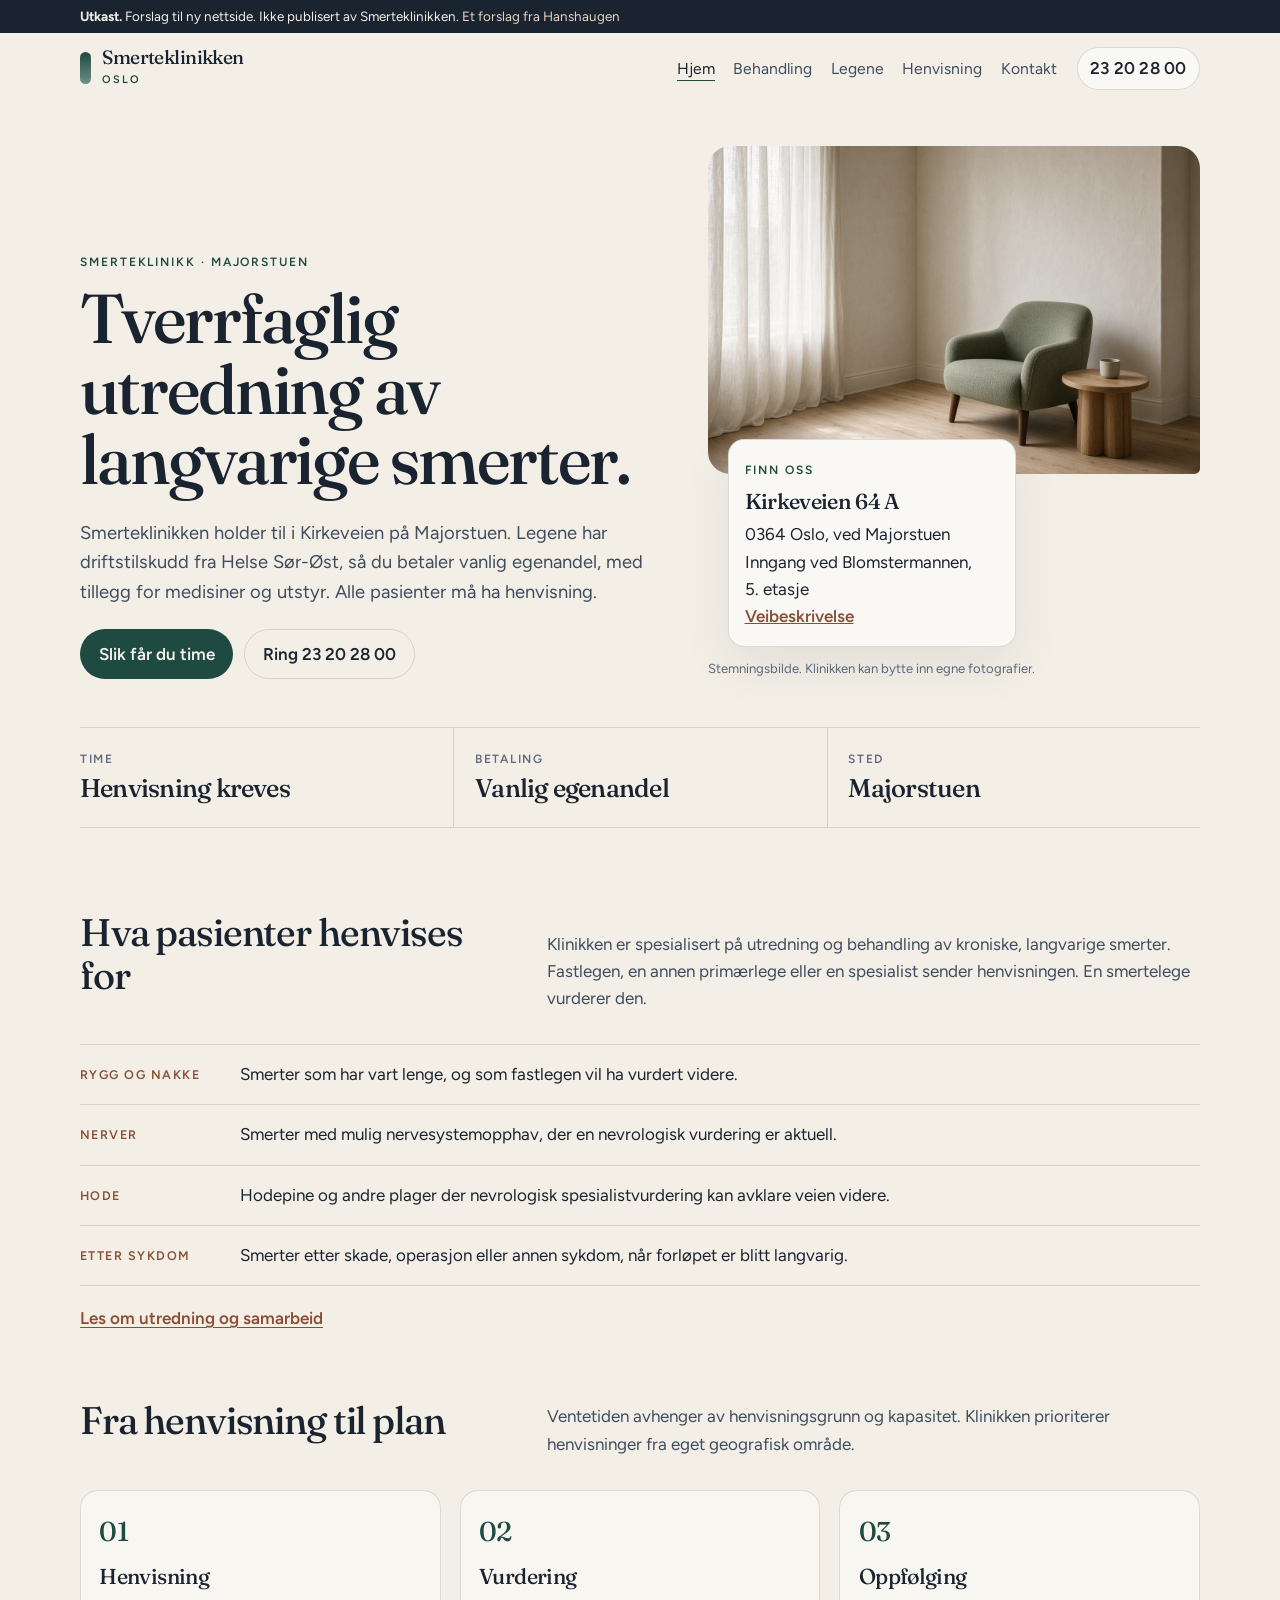
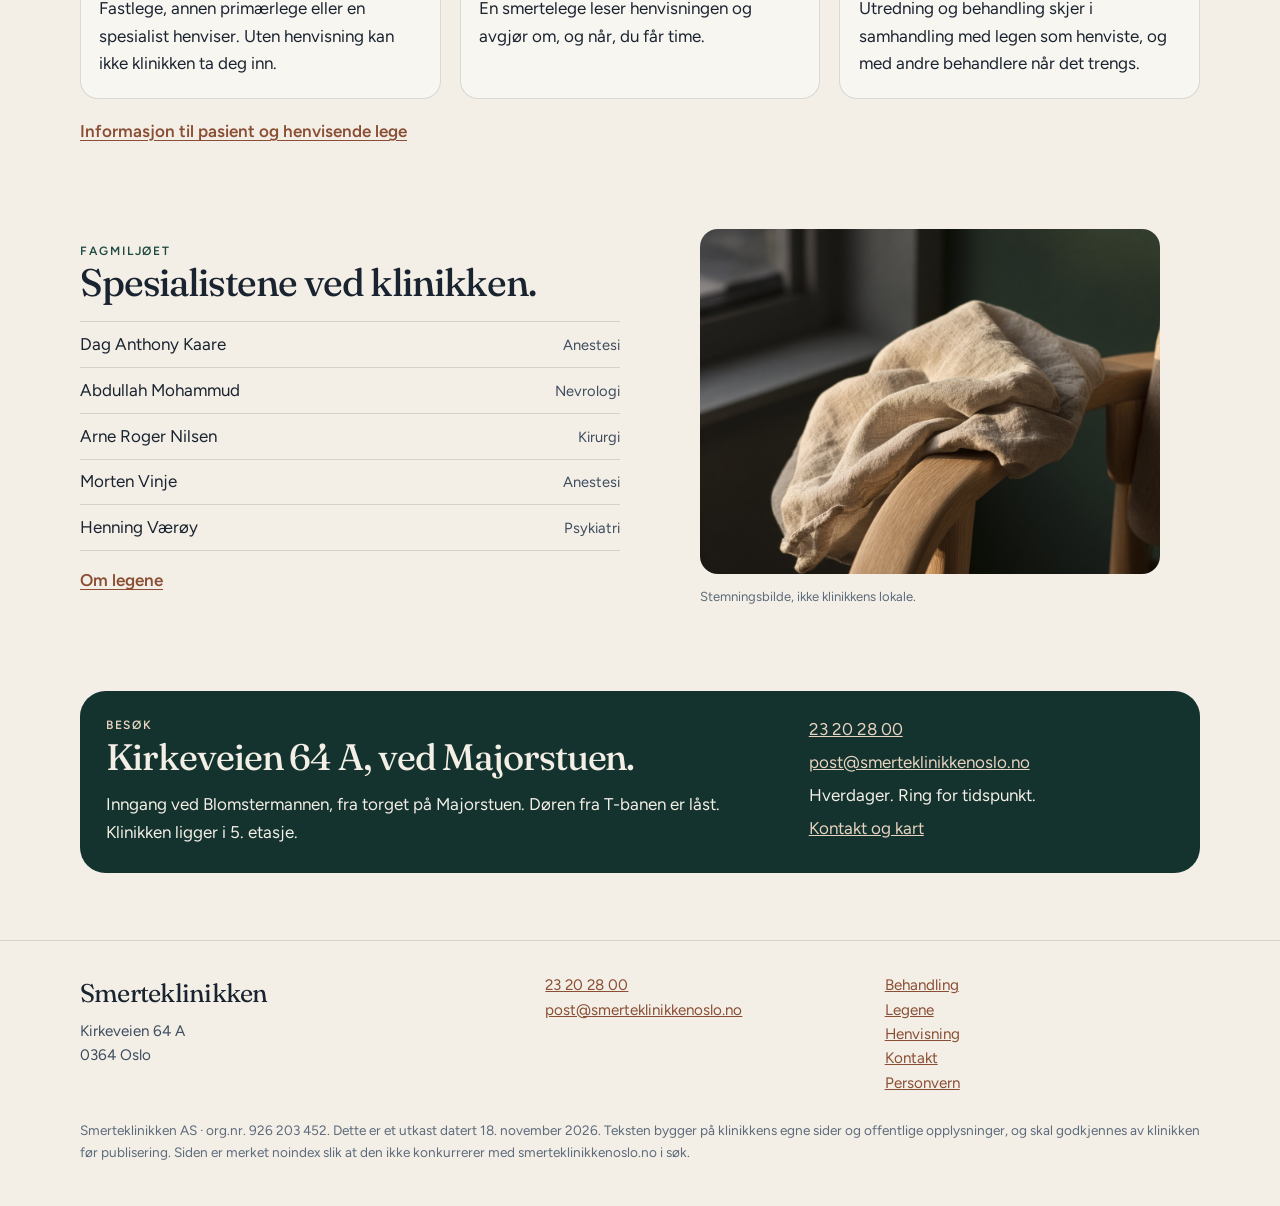
<file: index.html>
<!DOCTYPE html>
<html lang="nb">
<head>
  <meta charset="utf-8">
  <meta name="viewport" content="width=device-width, initial-scale=1">
  <meta name="robots" content="noindex, nofollow">
  <meta name="theme-color" content="#1e4a42">
  <meta name="description" content="Smerteklinikken på Majorstuen utreder og behandler langvarige smerter. Henvisning kreves. Legene har driftstilskudd fra Helse Sør-Øst.">
  <title>Smerteklinikken Oslo · Langvarige smerter på Majorstuen</title>
  <link rel="icon" href="img/favicon.svg" type="image/svg+xml">
  <link rel="preconnect" href="https://fonts.googleapis.com">
  <link rel="preconnect" href="https://fonts.gstatic.com" crossorigin>
  <link href="https://fonts.googleapis.com/css2?family=Figtree:wght@400;500;600&family=Fraunces:ital,opsz,wght@0,9..144,460;0,9..144,560;1,9..144,460&display=swap" rel="stylesheet">
  <link rel="stylesheet" href="css/site.css">
</head>
<body>
  <a class="skip" href="#innhold">Hopp til innhold</a>
  <div class="topbar">
    <div class="ribbon">
      <p><strong>Utkast.</strong> Forslag til ny nettside. Ikke publisert av Smerteklinikken. <span class="ribbon-by">Et forslag fra Hanshaugen</span></p>
    </div>
    <header class="site-header">
      <div class="wrap header-row">
        <a class="brand" href="index.html">
          <span class="brand-mark" aria-hidden="true"></span>
          <span>
            <span class="brand-name">Smerteklinikken</span>
            <span class="brand-place">Oslo</span>
          </span>
        </a>
        <button class="nav-toggle" type="button" aria-expanded="false" aria-controls="meny">Meny</button>
        <nav id="meny" class="nav" aria-label="Hovedmeny">
          <a href="index.html" aria-current="page">Hjem</a>
          <a href="behandling.html">Behandling</a>
          <a href="leger.html">Legene</a>
          <a href="henvisning.html">Henvisning</a>
          <a href="kontakt.html">Kontakt</a>
          <a class="header-call" href="tel:+4723202800">Ring 23&nbsp;20&nbsp;28&nbsp;00</a>
        </nav>
        <a class="header-call" href="tel:+4723202800">23&nbsp;20&nbsp;28&nbsp;00</a>
      </div>
    </header>
  </div>

  <main id="innhold">
    <section class="hero">
      <div class="wrap hero-grid">
        <div>
          <p class="eyebrow">Smerteklinikk · Majorstuen</p>
          <h1>Tverrfaglig utredning av langvarige smerter.</h1>
          <p class="lede">Smerteklinikken holder til i Kirkeveien på Majorstuen. Legene har driftstilskudd fra Helse Sør-Øst, så du betaler vanlig egenandel, med tillegg for medisiner og utstyr. Alle pasienter må ha henvisning.</p>
          <div class="actions">
            <a class="btn btn-primary" href="henvisning.html">Slik får du time</a>
            <a class="btn btn-ghost" href="tel:+4723202800">Ring 23&nbsp;20&nbsp;28&nbsp;00</a>
          </div>
        </div>
        <figure class="hero-figure">
          <img src="img/hero-rom.jpg" width="1248" height="832" alt="En rolig stol i et lyst rom. Stemningsbilde, ikke et fotografi fra klinikken.">
          <figcaption>
            <div class="place-card">
              <span class="eyebrow">Finn oss</span>
              <strong>Kirkeveien 64&nbsp;A</strong>
              <span>0364 Oslo, ved Majorstuen</span><br>
              <span>Inngang ved Blomstermannen, 5.&nbsp;etasje</span><br>
              <a href="https://www.openstreetmap.org/search?query=Kirkeveien%2064A%2C%200364%20Oslo">Veibeskrivelse</a>
            </div>
            <p class="photo-note">Stemningsbilde. Klinikken kan bytte inn egne fotografier.</p>
          </figcaption>
        </figure>
      </div>
      <div class="wrap">
        <div class="facts">
          <div class="fact">
            <span>Time</span>
            <strong>Henvisning kreves</strong>
          </div>
          <div class="fact">
            <span>Betaling</span>
            <strong>Vanlig egenandel</strong>
          </div>
          <div class="fact">
            <span>Sted</span>
            <strong>Majorstuen</strong>
          </div>
        </div>
      </div>
    </section>

    <section class="section">
      <div class="wrap">
        <div class="section-head">
          <h2>Hva pasienter henvises for</h2>
          <p>Klinikken er spesialisert på utredning og behandling av kroniske, langvarige smerter. Fastlegen, en annen primærlege eller en spesialist sender henvisningen. En smertelege vurderer den.</p>
        </div>
        <ul class="condition-list">
          <li><span>Rygg og nakke</span><p>Smerter som har vart lenge, og som fastlegen vil ha vurdert videre.</p></li>
          <li><span>Nerver</span><p>Smerter med mulig nervesystemopphav, der en nevrologisk vurdering er aktuell.</p></li>
          <li><span>Hode</span><p>Hodepine og andre plager der nevrologisk spesialistvurdering kan avklare veien videre.</p></li>
          <li><span>Etter sykdom</span><p>Smerter etter skade, operasjon eller annen sykdom, når forløpet er blitt langvarig.</p></li>
        </ul>
        <p style="margin-top:1.2rem"><a class="text-link" href="behandling.html">Les om utredning og samarbeid</a></p>
      </div>
    </section>

    <section class="section" style="padding-top:0">
      <div class="wrap">
        <div class="section-head">
          <h2>Fra henvisning til plan</h2>
          <p>Ventetiden avhenger av henvisningsgrunn og kapasitet. Klinikken prioriterer henvisninger fra eget geografisk område.</p>
        </div>
        <div class="steps">
          <article class="step">
            <span class="step-no">01</span>
            <h3>Henvisning</h3>
            <p>Fastlege, annen primærlege eller en spesialist henviser. Uten henvisning kan ikke klinikken ta deg inn.</p>
          </article>
          <article class="step">
            <span class="step-no">02</span>
            <h3>Vurdering</h3>
            <p>En smertelege leser henvisningen og avgjør om, og når, du får time.</p>
          </article>
          <article class="step">
            <span class="step-no">03</span>
            <h3>Oppfølging</h3>
            <p>Utredning og behandling skjer i samhandling med legen som henviste, og med andre behandlere når det trengs.</p>
          </article>
        </div>
        <p style="margin-top:1.2rem"><a class="text-link" href="henvisning.html">Informasjon til pasient og henvisende lege</a></p>
      </div>
    </section>

    <section class="section" style="padding-top:0">
      <div class="wrap split">
        <div>
          <p class="eyebrow">Fagmiljøet</p>
          <h2>Spesialistene ved klinikken.</h2>
          <ul class="name-list">
            <li>Dag Anthony Kaare <span>Anestesi</span></li>
            <li>Abdullah Mohammud <span>Nevrologi</span></li>
            <li>Arne Roger Nilsen <span>Kirurgi</span></li>
            <li>Morten Vinje <span>Anestesi</span></li>
            <li>Henning Værøy <span>Psykiatri</span></li>
          </ul>
          <p style="margin-top:1rem"><a class="text-link" href="leger.html">Om legene</a></p>
        </div>
        <figure class="frame">
          <img src="img/lys-detalj.jpg" width="1152" height="864" alt="Lin og eik i vinduslys. Stemningsbilde, ikke et fotografi fra klinikken.">
          <figcaption class="photo-note">Stemningsbilde, ikke klinikkens lokale.</figcaption>
        </figure>
      </div>
    </section>

    <section class="section" style="padding-top:0">
      <div class="wrap">
        <div class="band">
          <div>
            <p class="eyebrow" style="color:#e7d3c0">Besøk</p>
            <h2>Kirkeveien 64&nbsp;A, ved Majorstuen.</h2>
            <p>Inngang ved Blomstermannen, fra torget på Majorstuen. Døren fra T-banen er låst. Klinikken ligger i 5.&nbsp;etasje.</p>
          </div>
          <ul class="visit-list">
            <li><a href="tel:+4723202800">23&nbsp;20&nbsp;28&nbsp;00</a></li>
            <li><a href="mailto:post@smerteklinikkenoslo.no">post@smerteklinikkenoslo.no</a></li>
            <li>Hverdager. Ring for tidspunkt.</li>
            <li><a href="kontakt.html">Kontakt og kart</a></li>
          </ul>
        </div>
      </div>
    </section>
  </main>

  <footer class="site-footer">
    <div class="wrap footer-grid">
      <div>
        <p class="footer-brand">Smerteklinikken</p>
        <p>Kirkeveien 64&nbsp;A<br>0364 Oslo</p>
      </div>
      <div>
        <p><a href="tel:+4723202800">23&nbsp;20&nbsp;28&nbsp;00</a><br>
        <a href="mailto:post@smerteklinikkenoslo.no">post@smerteklinikkenoslo.no</a></p>
      </div>
      <div>
        <p><a href="behandling.html">Behandling</a><br>
        <a href="leger.html">Legene</a><br>
        <a href="henvisning.html">Henvisning</a><br>
        <a href="kontakt.html">Kontakt</a><br>
        <a href="personvern.html">Personvern</a></p>
      </div>
    </div>
    <div class="wrap legal">
      <p>Smerteklinikken AS · org.nr. 926&nbsp;203&nbsp;452. Dette er et utkast datert 18.&nbsp;november 2026. Teksten bygger på klinikkens egne sider og offentlige opplysninger, og skal godkjennes av klinikken før publisering. Siden er merket noindex slik at den ikke konkurrerer med smerteklinikkenoslo.no i søk.</p>
    </div>
  </footer>
  <script src="js/site.js"></script>
</body>
</html>
</file>
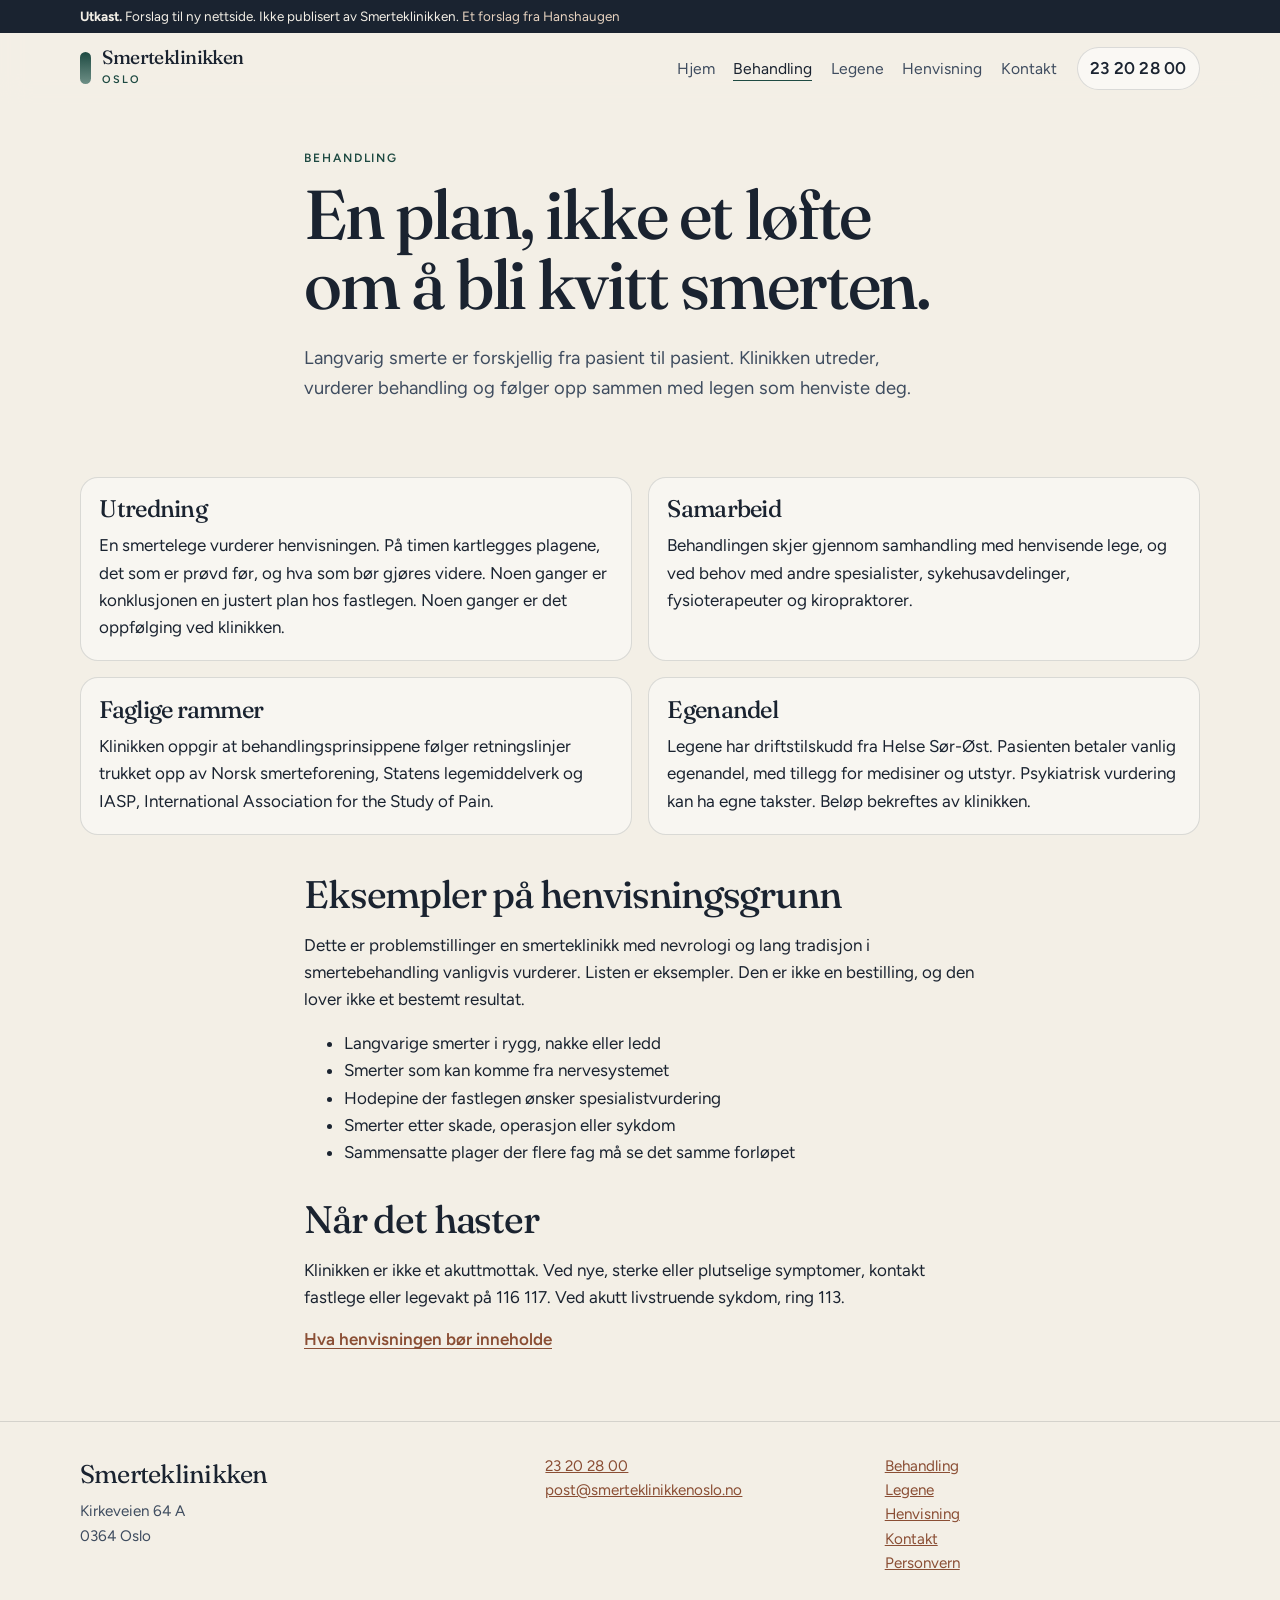
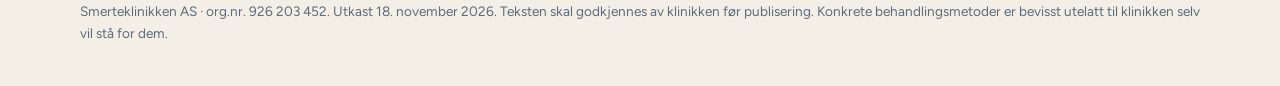
<file: behandling.html>
<!DOCTYPE html>
<html lang="nb">
<head>
  <meta charset="utf-8">
  <meta name="viewport" content="width=device-width, initial-scale=1">
  <meta name="robots" content="noindex, nofollow">
  <meta name="theme-color" content="#1e4a42">
  <meta name="description" content="Hvordan Smerteklinikken utreder langvarige smerter, og hvordan behandlingen skjer sammen med henvisende lege.">
  <title>Behandling · Smerteklinikken Oslo</title>
  <link rel="icon" href="img/favicon.svg" type="image/svg+xml">
  <link rel="preconnect" href="https://fonts.googleapis.com">
  <link rel="preconnect" href="https://fonts.gstatic.com" crossorigin>
  <link href="https://fonts.googleapis.com/css2?family=Figtree:wght@400;500;600&family=Fraunces:ital,opsz,wght@0,9..144,460;0,9..144,560;1,9..144,460&display=swap" rel="stylesheet">
  <link rel="stylesheet" href="css/site.css">
</head>
<body>
  <a class="skip" href="#innhold">Hopp til innhold</a>
  <div class="topbar">
    <div class="ribbon">
      <p><strong>Utkast.</strong> Forslag til ny nettside. Ikke publisert av Smerteklinikken. <span class="ribbon-by">Et forslag fra Hanshaugen</span></p>
    </div>
    <header class="site-header">
      <div class="wrap header-row">
        <a class="brand" href="index.html">
          <span class="brand-mark" aria-hidden="true"></span>
          <span>
            <span class="brand-name">Smerteklinikken</span>
            <span class="brand-place">Oslo</span>
          </span>
        </a>
        <button class="nav-toggle" type="button" aria-expanded="false" aria-controls="meny">Meny</button>
        <nav id="meny" class="nav" aria-label="Hovedmeny">
          <a href="index.html">Hjem</a>
          <a href="behandling.html" aria-current="page">Behandling</a>
          <a href="leger.html">Legene</a>
          <a href="henvisning.html">Henvisning</a>
          <a href="kontakt.html">Kontakt</a>
          <a class="header-call" href="tel:+4723202800">Ring 23&nbsp;20&nbsp;28&nbsp;00</a>
        </nav>
        <a class="header-call" href="tel:+4723202800">23&nbsp;20&nbsp;28&nbsp;00</a>
      </div>
    </header>
  </div>

  <main id="innhold">
    <header class="page-hero">
      <div class="wrap prose">
        <p class="eyebrow">Behandling</p>
        <h1>En plan, ikke et løfte om å bli kvitt smerten.</h1>
        <p class="lede">Langvarig smerte er forskjellig fra pasient til pasient. Klinikken utreder, vurderer behandling og følger opp sammen med legen som henviste deg.</p>
      </div>
    </header>

    <section class="section">
      <div class="wrap card-grid">
        <article class="card">
          <h2>Utredning</h2>
          <p>En smertelege vurderer henvisningen. På timen kartlegges plagene, det som er prøvd før, og hva som bør gjøres videre. Noen ganger er konklusjonen en justert plan hos fastlegen. Noen ganger er det oppfølging ved klinikken.</p>
        </article>
        <article class="card">
          <h2>Samarbeid</h2>
          <p>Behandlingen skjer gjennom samhandling med henvisende lege, og ved behov med andre spesialister, sykehusavdelinger, fysioterapeuter og kiropraktorer.</p>
        </article>
        <article class="card">
          <h2>Faglige rammer</h2>
          <p>Klinikken oppgir at behandlingsprinsippene følger retningslinjer trukket opp av Norsk smerteforening, Statens legemiddelverk og IASP, International Association for the Study of Pain.</p>
        </article>
        <article class="card">
          <h2>Egenandel</h2>
          <p>Legene har driftstilskudd fra Helse Sør-Øst. Pasienten betaler vanlig egenandel, med tillegg for medisiner og utstyr. Psykiatrisk vurdering kan ha egne takster. Beløp bekreftes av klinikken.</p>
        </article>
      </div>
      <div class="wrap prose" style="margin-top:2.4rem">
        <h2>Eksempler på henvisningsgrunn</h2>
        <p>Dette er problemstillinger en smerteklinikk med nevrologi og lang tradisjon i smertebehandling vanligvis vurderer. Listen er eksempler. Den er ikke en bestilling, og den lover ikke et bestemt resultat.</p>
        <ul>
          <li>Langvarige smerter i rygg, nakke eller ledd</li>
          <li>Smerter som kan komme fra nervesystemet</li>
          <li>Hodepine der fastlegen ønsker spesialistvurdering</li>
          <li>Smerter etter skade, operasjon eller sykdom</li>
          <li>Sammensatte plager der flere fag må se det samme forløpet</li>
        </ul>
        <h2>Når det haster</h2>
        <p>Klinikken er ikke et akuttmottak. Ved nye, sterke eller plutselige symptomer, kontakt fastlege eller legevakt på 116&nbsp;117. Ved akutt livstruende sykdom, ring 113.</p>
        <p><a class="text-link" href="henvisning.html">Hva henvisningen bør inneholde</a></p>
      </div>
    </section>
  </main>

  <footer class="site-footer">
    <div class="wrap footer-grid">
      <div>
        <p class="footer-brand">Smerteklinikken</p>
        <p>Kirkeveien 64&nbsp;A<br>0364 Oslo</p>
      </div>
      <div>
        <p><a href="tel:+4723202800">23&nbsp;20&nbsp;28&nbsp;00</a><br>
        <a href="mailto:post@smerteklinikkenoslo.no">post@smerteklinikkenoslo.no</a></p>
      </div>
      <div>
        <p><a href="behandling.html">Behandling</a><br>
        <a href="leger.html">Legene</a><br>
        <a href="henvisning.html">Henvisning</a><br>
        <a href="kontakt.html">Kontakt</a><br>
        <a href="personvern.html">Personvern</a></p>
      </div>
    </div>
    <div class="wrap legal">
      <p>Smerteklinikken AS · org.nr. 926&nbsp;203&nbsp;452. Utkast 18.&nbsp;november 2026. Teksten skal godkjennes av klinikken før publisering. Konkrete behandlingsmetoder er bevisst utelatt til klinikken selv vil stå for dem.</p>
    </div>
  </footer>
  <script src="js/site.js"></script>
</body>
</html>
</file>
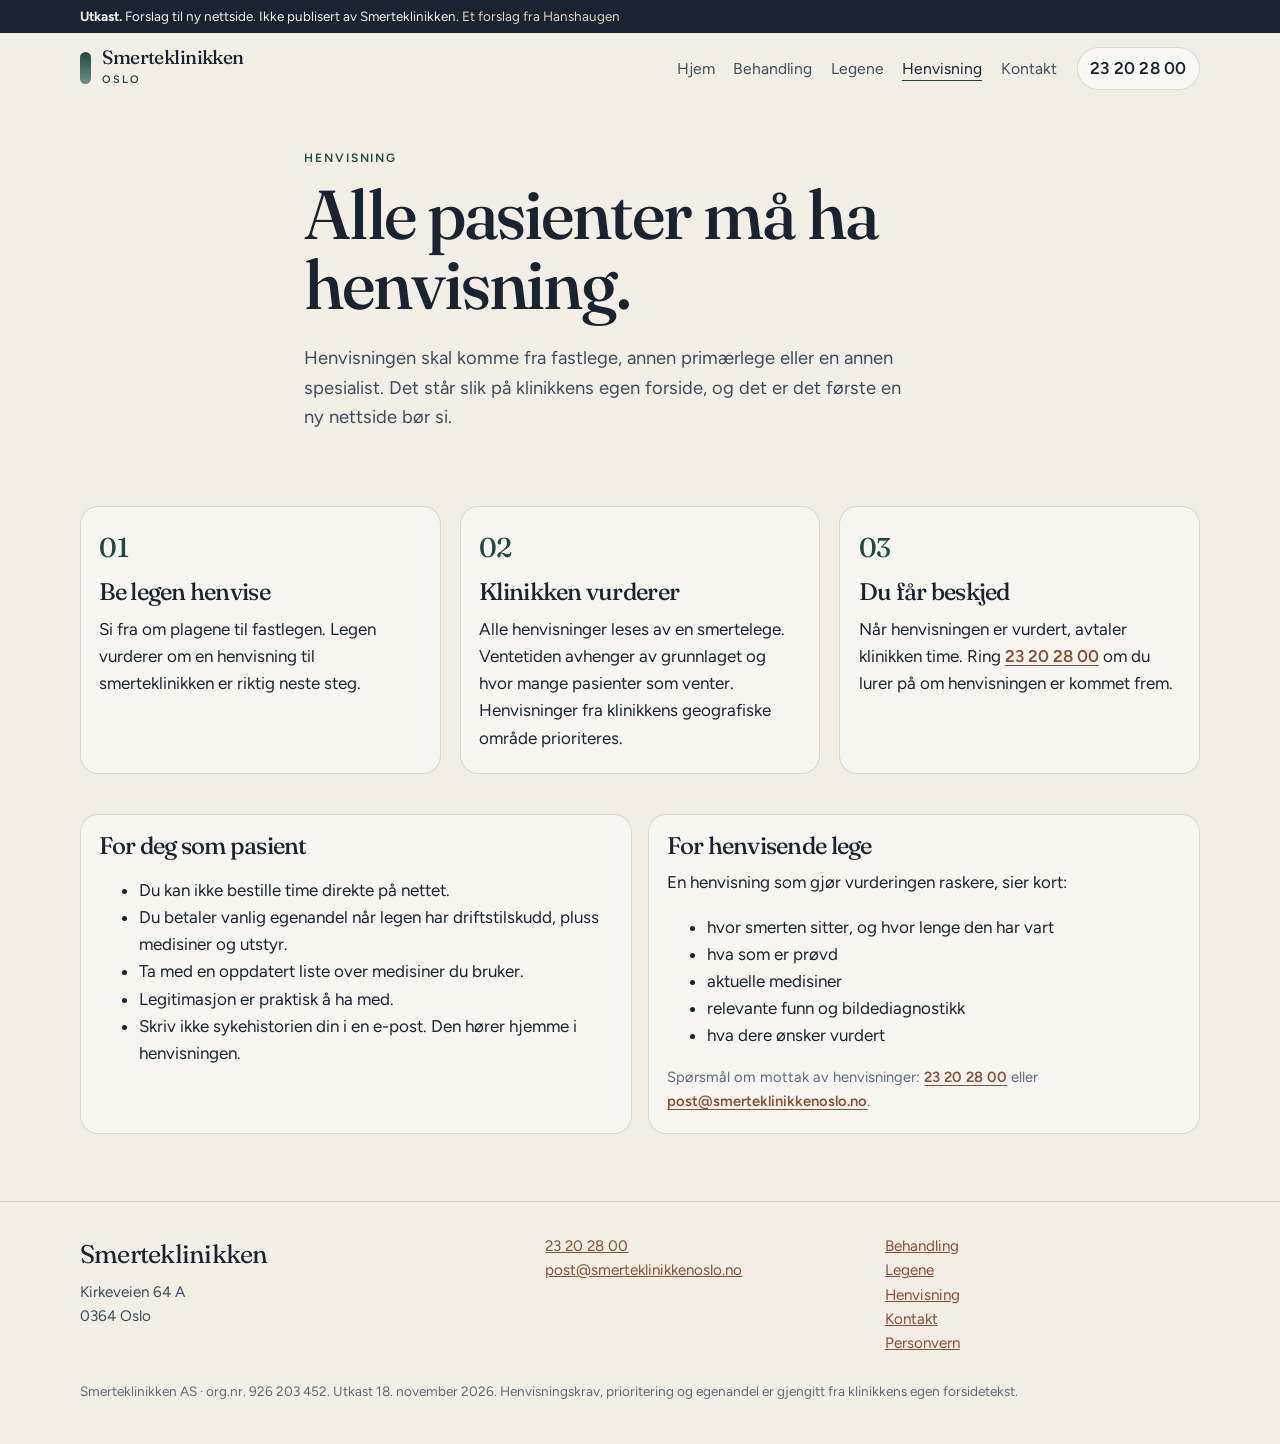
<file: henvisning.html>
<!DOCTYPE html>
<html lang="nb">
<head>
  <meta charset="utf-8">
  <meta name="viewport" content="width=device-width, initial-scale=1">
  <meta name="robots" content="noindex, nofollow">
  <meta name="theme-color" content="#1e4a42">
  <meta name="description" content="Slik får du time ved Smerteklinikken. Henvisning kreves. Informasjon til pasient og henvisende lege.">
  <title>Henvisning og time · Smerteklinikken Oslo</title>
  <link rel="icon" href="img/favicon.svg" type="image/svg+xml">
  <link rel="preconnect" href="https://fonts.googleapis.com">
  <link rel="preconnect" href="https://fonts.gstatic.com" crossorigin>
  <link href="https://fonts.googleapis.com/css2?family=Figtree:wght@400;500;600&family=Fraunces:ital,opsz,wght@0,9..144,460;0,9..144,560;1,9..144,460&display=swap" rel="stylesheet">
  <link rel="stylesheet" href="css/site.css">
</head>
<body>
  <a class="skip" href="#innhold">Hopp til innhold</a>
  <div class="topbar">
    <div class="ribbon">
      <p><strong>Utkast.</strong> Forslag til ny nettside. Ikke publisert av Smerteklinikken. <span class="ribbon-by">Et forslag fra Hanshaugen</span></p>
    </div>
    <header class="site-header">
      <div class="wrap header-row">
        <a class="brand" href="index.html">
          <span class="brand-mark" aria-hidden="true"></span>
          <span>
            <span class="brand-name">Smerteklinikken</span>
            <span class="brand-place">Oslo</span>
          </span>
        </a>
        <button class="nav-toggle" type="button" aria-expanded="false" aria-controls="meny">Meny</button>
        <nav id="meny" class="nav" aria-label="Hovedmeny">
          <a href="index.html">Hjem</a>
          <a href="behandling.html">Behandling</a>
          <a href="leger.html">Legene</a>
          <a href="henvisning.html" aria-current="page">Henvisning</a>
          <a href="kontakt.html">Kontakt</a>
          <a class="header-call" href="tel:+4723202800">Ring 23&nbsp;20&nbsp;28&nbsp;00</a>
        </nav>
        <a class="header-call" href="tel:+4723202800">23&nbsp;20&nbsp;28&nbsp;00</a>
      </div>
    </header>
  </div>

  <main id="innhold">
    <header class="page-hero">
      <div class="wrap prose">
        <p class="eyebrow">Henvisning</p>
        <h1>Alle pasienter må ha henvisning.</h1>
        <p class="lede">Henvisningen skal komme fra fastlege, annen primærlege eller en annen spesialist. Det står slik på klinikkens egen forside, og det er det første en ny nettside bør si.</p>
      </div>
    </header>

    <section class="section">
      <div class="wrap steps">
        <article class="step">
          <span class="step-no">01</span>
          <h2>Be legen henvise</h2>
          <p>Si fra om plagene til fastlegen. Legen vurderer om en henvisning til smerteklinikken er riktig neste steg.</p>
        </article>
        <article class="step">
          <span class="step-no">02</span>
          <h2>Klinikken vurderer</h2>
          <p>Alle henvisninger leses av en smertelege. Ventetiden avhenger av grunnlaget og hvor mange pasienter som venter. Henvisninger fra klinikkens geografiske område prioriteres.</p>
        </article>
        <article class="step">
          <span class="step-no">03</span>
          <h2>Du får beskjed</h2>
          <p>Når henvisningen er vurdert, avtaler klinikken time. Ring <a class="text-link" href="tel:+4723202800">23&nbsp;20&nbsp;28&nbsp;00</a> om du lurer på om henvisningen er kommet frem.</p>
        </article>
      </div>

      <div class="wrap" style="margin-top:2.5rem">
        <div class="card-grid">
          <article class="card">
            <h2>For deg som pasient</h2>
            <ul>
              <li>Du kan ikke bestille time direkte på nettet.</li>
              <li>Du betaler vanlig egenandel når legen har driftstilskudd, pluss medisiner og utstyr.</li>
              <li>Ta med en oppdatert liste over medisiner du bruker.</li>
              <li>Legitimasjon er praktisk å ha med.</li>
              <li>Skriv ikke sykehistorien din i en e-post. Den hører hjemme i henvisningen.</li>
            </ul>
          </article>
          <article class="card">
            <h2>For henvisende lege</h2>
            <p>En henvisning som gjør vurderingen raskere, sier kort:</p>
            <ul>
              <li>hvor smerten sitter, og hvor lenge den har vart</li>
              <li>hva som er prøvd</li>
              <li>aktuelle medisiner</li>
              <li>relevante funn og bildediagnostikk</li>
              <li>hva dere ønsker vurdert</li>
            </ul>
            <p class="small">Spørsmål om mottak av henvisninger: <a class="text-link" href="tel:+4723202800">23&nbsp;20&nbsp;28&nbsp;00</a> eller <a class="text-link" href="mailto:post@smerteklinikkenoslo.no">post@smerteklinikkenoslo.no</a>.</p>
          </article>
        </div>
      </div>
    </section>
  </main>

  <footer class="site-footer">
    <div class="wrap footer-grid">
      <div>
        <p class="footer-brand">Smerteklinikken</p>
        <p>Kirkeveien 64&nbsp;A<br>0364 Oslo</p>
      </div>
      <div>
        <p><a href="tel:+4723202800">23&nbsp;20&nbsp;28&nbsp;00</a><br>
        <a href="mailto:post@smerteklinikkenoslo.no">post@smerteklinikkenoslo.no</a></p>
      </div>
      <div>
        <p><a href="behandling.html">Behandling</a><br>
        <a href="leger.html">Legene</a><br>
        <a href="henvisning.html">Henvisning</a><br>
        <a href="kontakt.html">Kontakt</a><br>
        <a href="personvern.html">Personvern</a></p>
      </div>
    </div>
    <div class="wrap legal">
      <p>Smerteklinikken AS · org.nr. 926&nbsp;203&nbsp;452. Utkast 18.&nbsp;november 2026. Henvisningskrav, prioritering og egenandel er gjengitt fra klinikkens egen forsidetekst.</p>
    </div>
  </footer>
  <script src="js/site.js"></script>
</body>
</html>
</file>
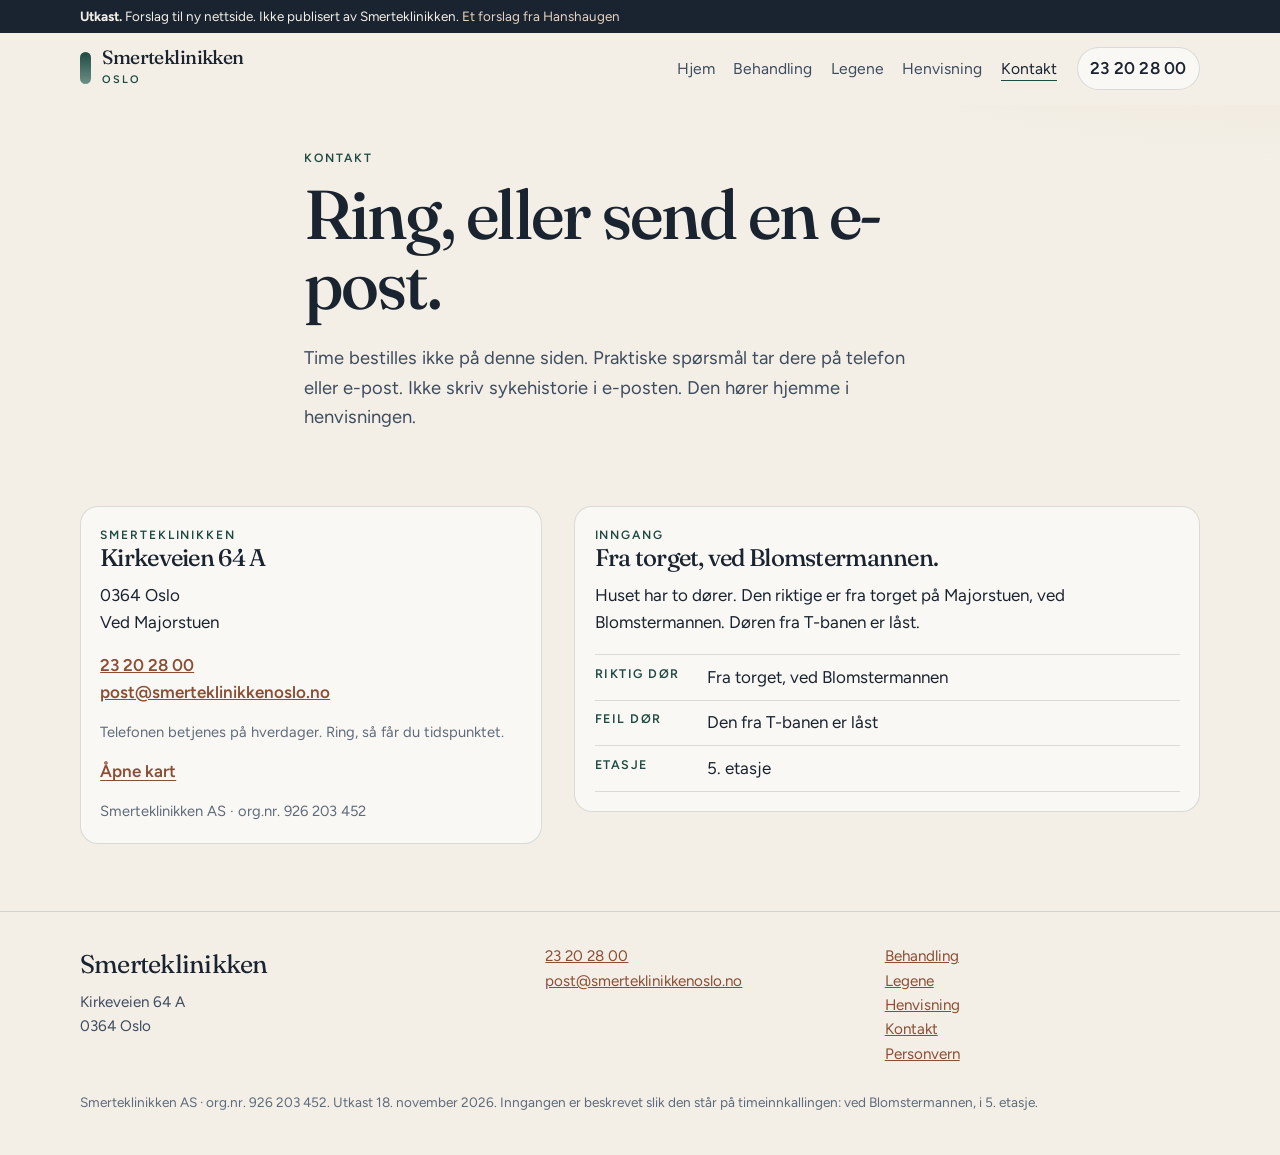
<file: kontakt.html>
<!DOCTYPE html>
<html lang="nb">
<head>
  <meta charset="utf-8">
  <meta name="viewport" content="width=device-width, initial-scale=1">
  <meta name="robots" content="noindex, nofollow">
  <meta name="theme-color" content="#1e4a42">
  <meta name="description" content="Kontakt Smerteklinikken i Kirkeveien 64 A. Inngang ved Blomstermannen, fra torget på Majorstuen. 5. etasje. Telefon 23 20 28 00.">
  <title>Kontakt · Smerteklinikken Oslo</title>
  <link rel="icon" href="img/favicon.svg" type="image/svg+xml">
  <link rel="preconnect" href="https://fonts.googleapis.com">
  <link rel="preconnect" href="https://fonts.gstatic.com" crossorigin>
  <link href="https://fonts.googleapis.com/css2?family=Figtree:wght@400;500;600&family=Fraunces:ital,opsz,wght@0,9..144,460;0,9..144,560;1,9..144,460&display=swap" rel="stylesheet">
  <link rel="stylesheet" href="css/site.css">
</head>
<body>
  <a class="skip" href="#innhold">Hopp til innhold</a>
  <div class="topbar">
    <div class="ribbon">
      <p><strong>Utkast.</strong> Forslag til ny nettside. Ikke publisert av Smerteklinikken. <span class="ribbon-by">Et forslag fra Hanshaugen</span></p>
    </div>
    <header class="site-header">
      <div class="wrap header-row">
        <a class="brand" href="index.html">
          <span class="brand-mark" aria-hidden="true"></span>
          <span>
            <span class="brand-name">Smerteklinikken</span>
            <span class="brand-place">Oslo</span>
          </span>
        </a>
        <button class="nav-toggle" type="button" aria-expanded="false" aria-controls="meny">Meny</button>
        <nav id="meny" class="nav" aria-label="Hovedmeny">
          <a href="index.html">Hjem</a>
          <a href="behandling.html">Behandling</a>
          <a href="leger.html">Legene</a>
          <a href="henvisning.html">Henvisning</a>
          <a href="kontakt.html" aria-current="page">Kontakt</a>
          <a class="header-call" href="tel:+4723202800">Ring 23&nbsp;20&nbsp;28&nbsp;00</a>
        </nav>
        <a class="header-call" href="tel:+4723202800">23&nbsp;20&nbsp;28&nbsp;00</a>
      </div>
    </header>
  </div>

  <main id="innhold">
    <header class="page-hero">
      <div class="wrap prose">
        <p class="eyebrow">Kontakt</p>
        <h1>Ring, eller send en e-post.</h1>
        <p class="lede">Time bestilles ikke på denne siden. Praktiske spørsmål tar dere på telefon eller e-post. Ikke skriv sykehistorie i e-posten. Den hører hjemme i henvisningen.</p>
      </div>
    </header>

    <section class="section">
      <div class="wrap contact-grid">
        <aside class="contact-card">
          <p class="eyebrow">Smerteklinikken</p>
          <h2>Kirkeveien 64&nbsp;A</h2>
          <p>0364 Oslo<br>Ved Majorstuen</p>
          <p><a href="tel:+4723202800">23&nbsp;20&nbsp;28&nbsp;00</a><br>
          <a href="mailto:post@smerteklinikkenoslo.no">post@smerteklinikkenoslo.no</a></p>
          <p class="small">Telefonen betjenes på hverdager. Ring, så får du tidspunktet.</p>
          <p><a class="text-link" href="https://www.openstreetmap.org/search?query=Kirkeveien%2064A%2C%200364%20Oslo">Åpne kart</a></p>
          <p class="small">Smerteklinikken AS · org.nr. 926&nbsp;203&nbsp;452</p>
        </aside>

        <article class="contact-card">
          <p class="eyebrow">Inngang</p>
          <h2>Fra torget, ved Blomstermannen.</h2>
          <p>Huset har to dører. Den riktige er fra torget på Majorstuen, ved Blomstermannen. Døren fra T-banen er låst.</p>
          <ul class="entrance-list">
            <li><span>Riktig dør</span> Fra torget, ved Blomstermannen</li>
            <li><span>Feil dør</span> Den fra T-banen er låst</li>
            <li><span>Etasje</span> 5.&nbsp;etasje</li>
          </ul>
        </article>
      </div>
    </section>
  </main>

  <footer class="site-footer">
    <div class="wrap footer-grid">
      <div>
        <p class="footer-brand">Smerteklinikken</p>
        <p>Kirkeveien 64&nbsp;A<br>0364 Oslo</p>
      </div>
      <div>
        <p><a href="tel:+4723202800">23&nbsp;20&nbsp;28&nbsp;00</a><br>
        <a href="mailto:post@smerteklinikkenoslo.no">post@smerteklinikkenoslo.no</a></p>
      </div>
      <div>
        <p><a href="behandling.html">Behandling</a><br>
        <a href="leger.html">Legene</a><br>
        <a href="henvisning.html">Henvisning</a><br>
        <a href="kontakt.html">Kontakt</a><br>
        <a href="personvern.html">Personvern</a></p>
      </div>
    </div>
    <div class="wrap legal">
      <p>Smerteklinikken AS · org.nr. 926&nbsp;203&nbsp;452. Utkast 18.&nbsp;november 2026. Inngangen er beskrevet slik den står på timeinnkallingen: ved Blomstermannen, i 5.&nbsp;etasje.</p>
    </div>
  </footer>
  <script src="js/site.js"></script>
</body>
</html>
</file>
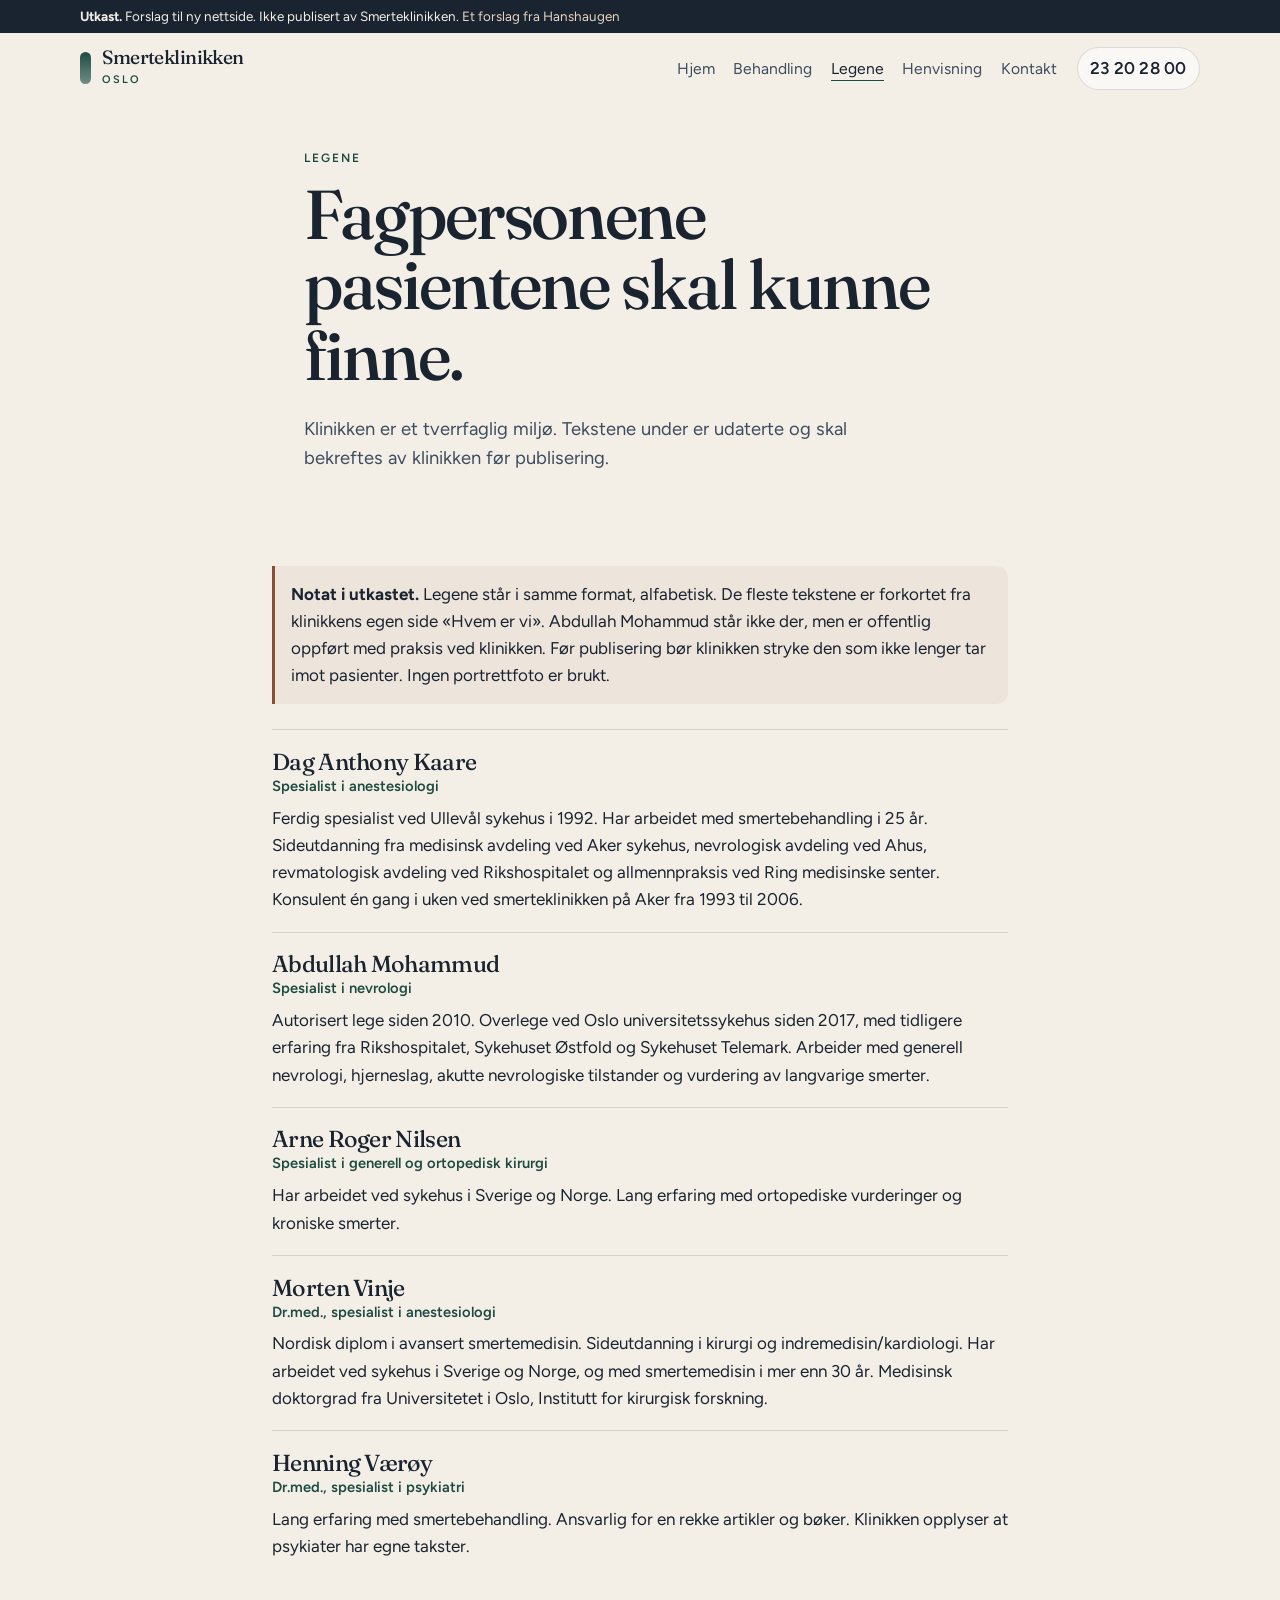
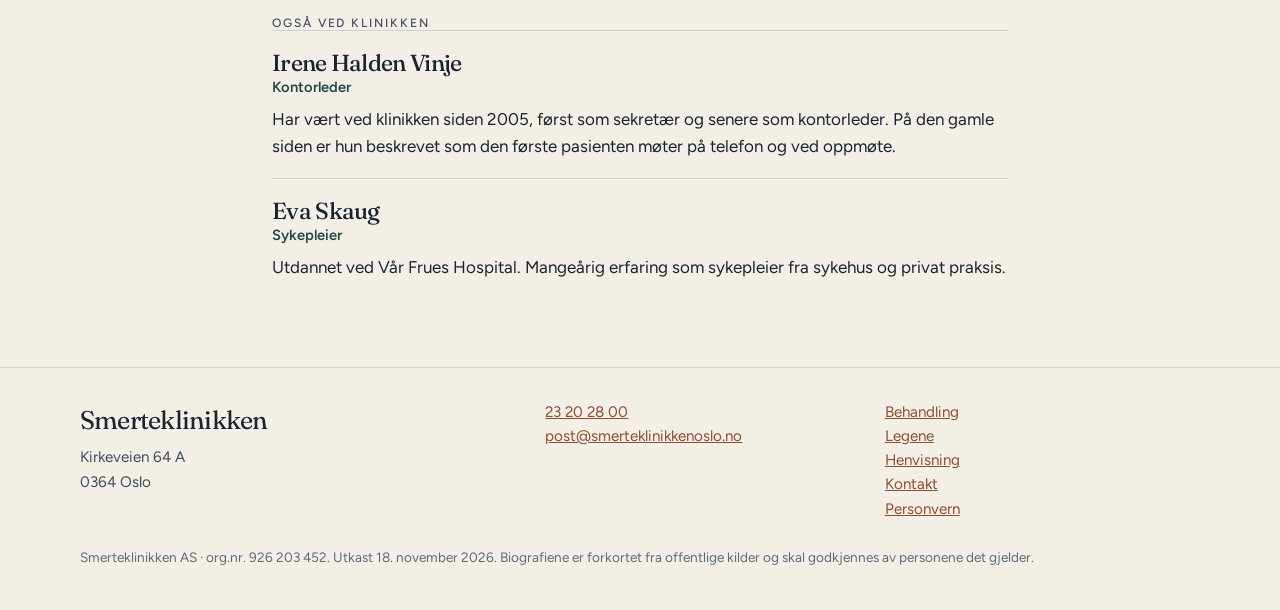
<file: leger.html>
<!DOCTYPE html>
<html lang="nb">
<head>
  <meta charset="utf-8">
  <meta name="viewport" content="width=device-width, initial-scale=1">
  <meta name="robots" content="noindex, nofollow">
  <meta name="theme-color" content="#1e4a42">
  <meta name="description" content="Leger tilknyttet Smerteklinikken i Oslo. Utkast som skal bekreftes av klinikken.">
  <title>Legene · Smerteklinikken Oslo</title>
  <link rel="icon" href="img/favicon.svg" type="image/svg+xml">
  <link rel="preconnect" href="https://fonts.googleapis.com">
  <link rel="preconnect" href="https://fonts.gstatic.com" crossorigin>
  <link href="https://fonts.googleapis.com/css2?family=Figtree:wght@400;500;600&family=Fraunces:ital,opsz,wght@0,9..144,460;0,9..144,560;1,9..144,460&display=swap" rel="stylesheet">
  <link rel="stylesheet" href="css/site.css">
</head>
<body>
  <a class="skip" href="#innhold">Hopp til innhold</a>
  <div class="topbar">
    <div class="ribbon">
      <p><strong>Utkast.</strong> Forslag til ny nettside. Ikke publisert av Smerteklinikken. <span class="ribbon-by">Et forslag fra Hanshaugen</span></p>
    </div>
    <header class="site-header">
      <div class="wrap header-row">
        <a class="brand" href="index.html">
          <span class="brand-mark" aria-hidden="true"></span>
          <span>
            <span class="brand-name">Smerteklinikken</span>
            <span class="brand-place">Oslo</span>
          </span>
        </a>
        <button class="nav-toggle" type="button" aria-expanded="false" aria-controls="meny">Meny</button>
        <nav id="meny" class="nav" aria-label="Hovedmeny">
          <a href="index.html">Hjem</a>
          <a href="behandling.html">Behandling</a>
          <a href="leger.html" aria-current="page">Legene</a>
          <a href="henvisning.html">Henvisning</a>
          <a href="kontakt.html">Kontakt</a>
          <a class="header-call" href="tel:+4723202800">Ring 23&nbsp;20&nbsp;28&nbsp;00</a>
        </nav>
        <a class="header-call" href="tel:+4723202800">23&nbsp;20&nbsp;28&nbsp;00</a>
      </div>
    </header>
  </div>

  <main id="innhold">
    <header class="page-hero">
      <div class="wrap prose">
        <p class="eyebrow">Legene</p>
        <h1>Fagpersonene pasientene skal kunne finne.</h1>
        <p class="lede">Klinikken er et tverrfaglig miljø. Tekstene under er udaterte og skal bekreftes av klinikken før publisering.</p>
      </div>
    </header>

    <section class="section">
      <div class="wrap" style="max-width:46rem">
        <div class="utkast-notat">
          <p><strong>Notat i utkastet.</strong> Legene står i samme format, alfabetisk. De fleste tekstene er forkortet fra klinikkens egen side «Hvem er vi». Abdullah Mohammud står ikke der, men er offentlig oppført med praksis ved klinikken. Før publisering bør klinikken stryke den som ikke lenger tar imot pasienter. Ingen portrettfoto er brukt.</p>
        </div>

        <article class="person">
          <h2>Dag Anthony Kaare</h2>
          <p class="role">Spesialist i anestesiologi</p>
          <p>Ferdig spesialist ved Ullevål sykehus i 1992. Har arbeidet med smertebehandling i 25 år. Sideutdanning fra medisinsk avdeling ved Aker sykehus, nevrologisk avdeling ved Ahus, revmatologisk avdeling ved Rikshospitalet og allmennpraksis ved Ring medisinske senter. Konsulent én gang i uken ved smerteklinikken på Aker fra 1993 til 2006.</p>
        </article>

        <article class="person">
          <h2>Abdullah Mohammud</h2>
          <p class="role">Spesialist i nevrologi</p>
          <p>Autorisert lege siden 2010. Overlege ved Oslo universitetssykehus siden 2017, med tidligere erfaring fra Rikshospitalet, Sykehuset Østfold og Sykehuset Telemark. Arbeider med generell nevrologi, hjerneslag, akutte nevrologiske tilstander og vurdering av langvarige smerter.</p>
        </article>

        <article class="person">
          <h2>Arne Roger Nilsen</h2>
          <p class="role">Spesialist i generell og ortopedisk kirurgi</p>
          <p>Har arbeidet ved sykehus i Sverige og Norge. Lang erfaring med ortopediske vurderinger og kroniske smerter.</p>
        </article>

        <article class="person">
          <h2>Morten Vinje</h2>
          <p class="role">Dr.med., spesialist i anestesiologi</p>
          <p>Nordisk diplom i avansert smertemedisin. Sideutdanning i kirurgi og indremedisin/kardiologi. Har arbeidet ved sykehus i Sverige og Norge, og med smertemedisin i mer enn 30 år. Medisinsk doktorgrad fra Universitetet i Oslo, Institutt for kirurgisk forskning.</p>
        </article>

        <article class="person">
          <h2>Henning Værøy</h2>
          <p class="role">Dr.med., spesialist i psykiatri</p>
          <p>Lang erfaring med smertebehandling. Ansvarlig for en rekke artikler og bøker. Klinikken opplyser at psykiater har egne takster.</p>
        </article>

        <h2 class="group-label">Også ved klinikken</h2>
        <article class="person">
          <h2>Irene Halden Vinje</h2>
          <p class="role">Kontorleder</p>
          <p>Har vært ved klinikken siden 2005, først som sekretær og senere som kontorleder. På den gamle siden er hun beskrevet som den første pasienten møter på telefon og ved oppmøte.</p>
        </article>

        <article class="person">
          <h2>Eva Skaug</h2>
          <p class="role">Sykepleier</p>
          <p>Utdannet ved Vår Frues Hospital. Mangeårig erfaring som sykepleier fra sykehus og privat praksis.</p>
        </article>
      </div>
    </section>
  </main>

  <footer class="site-footer">
    <div class="wrap footer-grid">
      <div>
        <p class="footer-brand">Smerteklinikken</p>
        <p>Kirkeveien 64&nbsp;A<br>0364 Oslo</p>
      </div>
      <div>
        <p><a href="tel:+4723202800">23&nbsp;20&nbsp;28&nbsp;00</a><br>
        <a href="mailto:post@smerteklinikkenoslo.no">post@smerteklinikkenoslo.no</a></p>
      </div>
      <div>
        <p><a href="behandling.html">Behandling</a><br>
        <a href="leger.html">Legene</a><br>
        <a href="henvisning.html">Henvisning</a><br>
        <a href="kontakt.html">Kontakt</a><br>
        <a href="personvern.html">Personvern</a></p>
      </div>
    </div>
    <div class="wrap legal">
      <p>Smerteklinikken AS · org.nr. 926&nbsp;203&nbsp;452. Utkast 18.&nbsp;november 2026. Biografiene er forkortet fra offentlige kilder og skal godkjennes av personene det gjelder.</p>
    </div>
  </footer>
  <script src="js/site.js"></script>
</body>
</html>
</file>
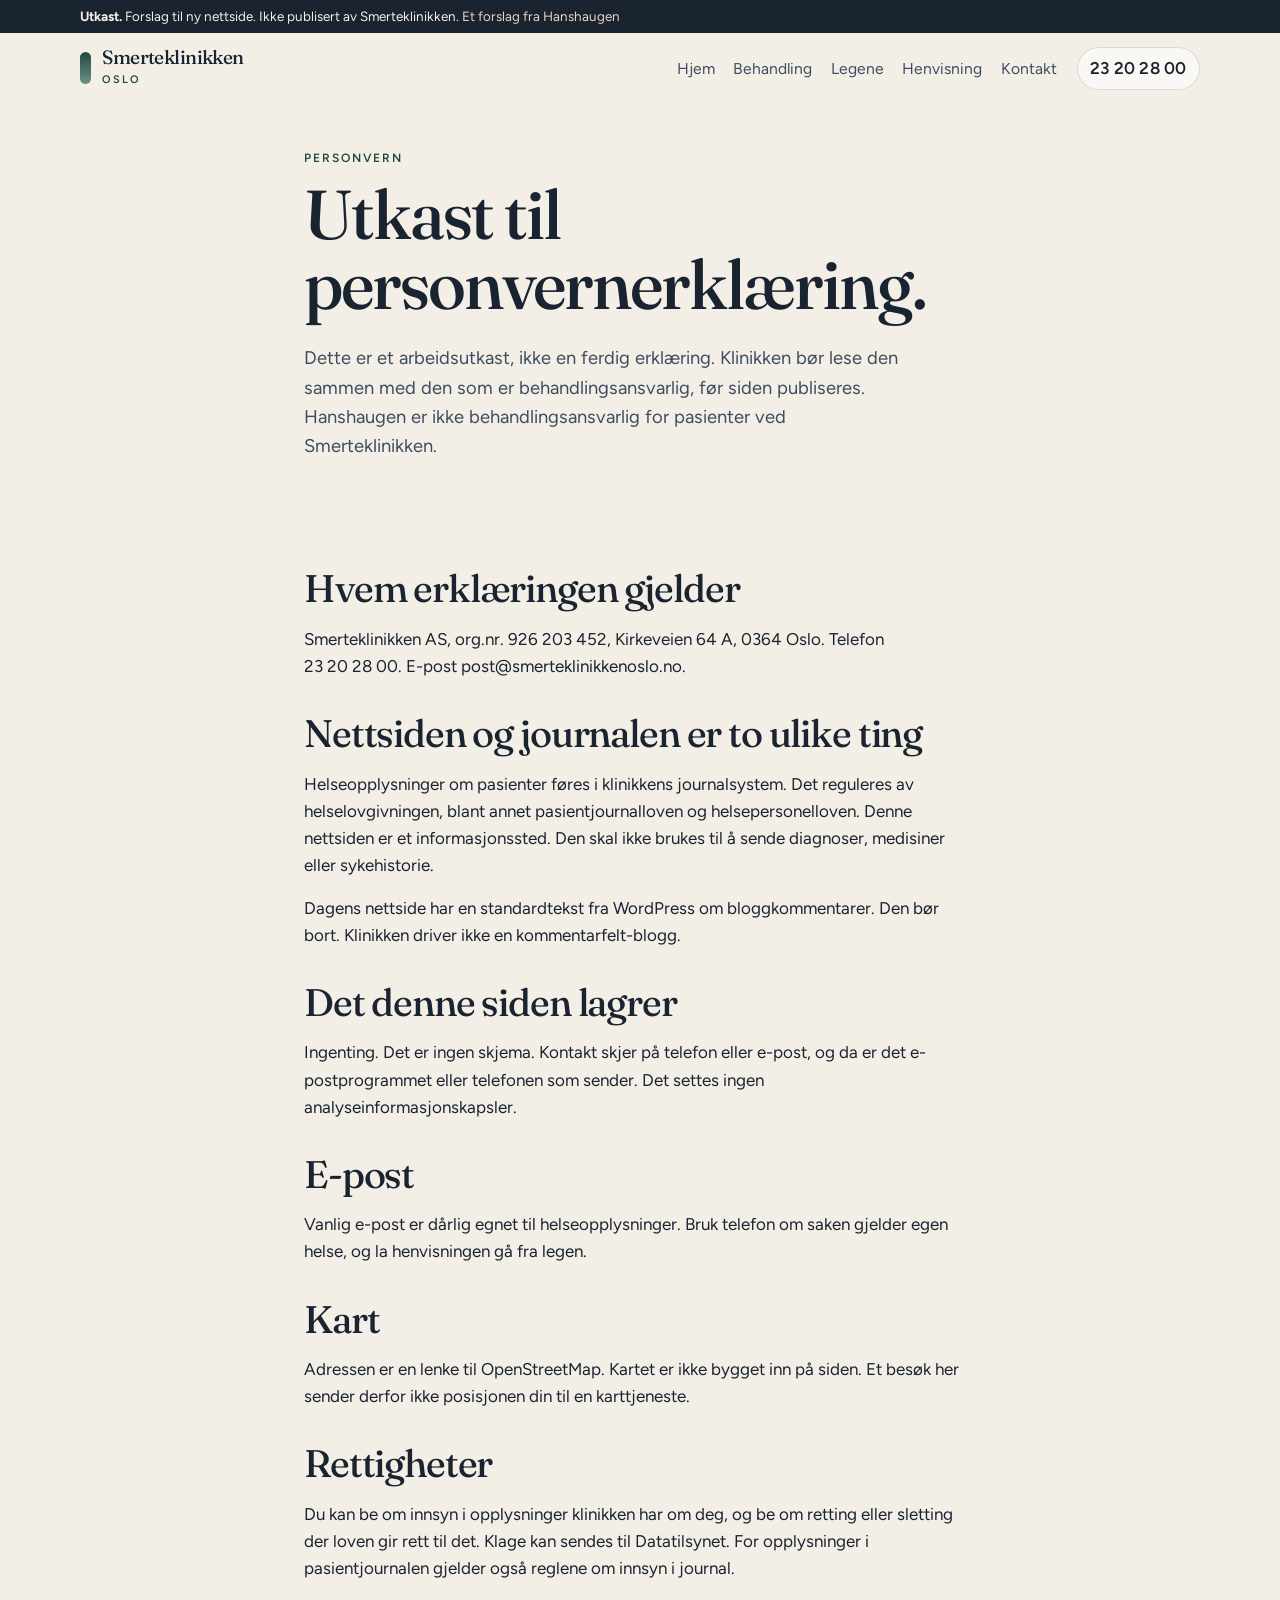
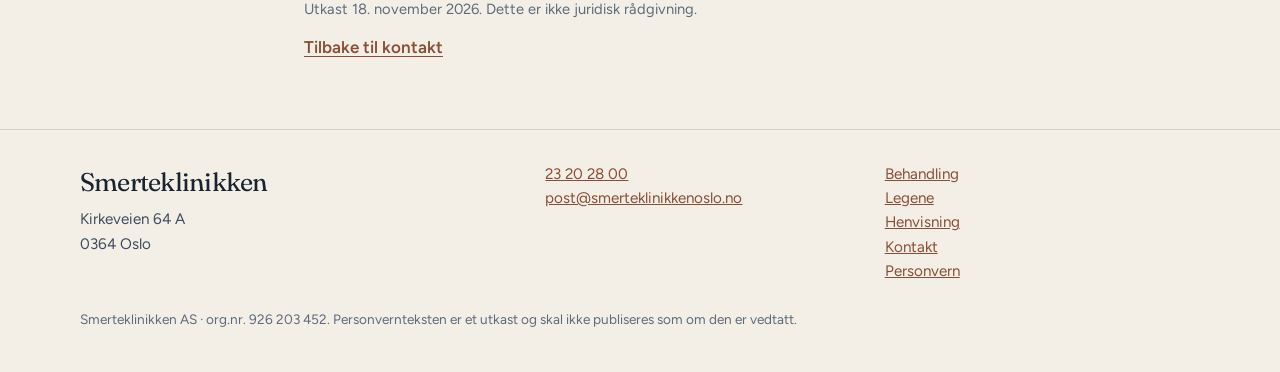
<file: personvern.html>
<!DOCTYPE html>
<html lang="nb">
<head>
  <meta charset="utf-8">
  <meta name="viewport" content="width=device-width, initial-scale=1">
  <meta name="robots" content="noindex, nofollow">
  <meta name="theme-color" content="#1e4a42">
  <title>Personvern · utkast · Smerteklinikken Oslo</title>
  <link rel="icon" href="img/favicon.svg" type="image/svg+xml">
  <link rel="preconnect" href="https://fonts.googleapis.com">
  <link rel="preconnect" href="https://fonts.gstatic.com" crossorigin>
  <link href="https://fonts.googleapis.com/css2?family=Figtree:wght@400;500;600&family=Fraunces:ital,opsz,wght@0,9..144,460;0,9..144,560;1,9..144,460&display=swap" rel="stylesheet">
  <link rel="stylesheet" href="css/site.css">
</head>
<body>
  <a class="skip" href="#innhold">Hopp til innhold</a>
  <div class="topbar">
    <div class="ribbon">
      <p><strong>Utkast.</strong> Forslag til ny nettside. Ikke publisert av Smerteklinikken. <span class="ribbon-by">Et forslag fra Hanshaugen</span></p>
    </div>
    <header class="site-header">
      <div class="wrap header-row">
        <a class="brand" href="index.html">
          <span class="brand-mark" aria-hidden="true"></span>
          <span>
            <span class="brand-name">Smerteklinikken</span>
            <span class="brand-place">Oslo</span>
          </span>
        </a>
        <button class="nav-toggle" type="button" aria-expanded="false" aria-controls="meny">Meny</button>
        <nav id="meny" class="nav" aria-label="Hovedmeny">
          <a href="index.html">Hjem</a>
          <a href="behandling.html">Behandling</a>
          <a href="leger.html">Legene</a>
          <a href="henvisning.html">Henvisning</a>
          <a href="kontakt.html">Kontakt</a>
          <a class="header-call" href="tel:+4723202800">Ring 23&nbsp;20&nbsp;28&nbsp;00</a>
        </nav>
        <a class="header-call" href="tel:+4723202800">23&nbsp;20&nbsp;28&nbsp;00</a>
      </div>
    </header>
  </div>

  <main id="innhold">
    <header class="page-hero">
      <div class="wrap prose">
        <p class="eyebrow">Personvern</p>
        <h1>Utkast til personvernerklæring.</h1>
        <p class="lede">Dette er et arbeidsutkast, ikke en ferdig erklæring. Klinikken bør lese den sammen med den som er behandlingsansvarlig, før siden publiseres. Hanshaugen er ikke behandlingsansvarlig for pasienter ved Smerteklinikken.</p>
      </div>
    </header>

    <section class="section">
      <div class="wrap prose">
        <h2>Hvem erklæringen gjelder</h2>
        <p>Smerteklinikken AS, org.nr. 926&nbsp;203&nbsp;452, Kirkeveien 64&nbsp;A, 0364 Oslo. Telefon 23&nbsp;20&nbsp;28&nbsp;00. E-post post@smerteklinikkenoslo.no.</p>

        <h2>Nettsiden og journalen er to ulike ting</h2>
        <p>Helseopplysninger om pasienter føres i klinikkens journalsystem. Det reguleres av helselovgivningen, blant annet pasientjournalloven og helsepersonelloven. Denne nettsiden er et informasjonssted. Den skal ikke brukes til å sende diagnoser, medisiner eller sykehistorie.</p>
        <p>Dagens nettside har en standardtekst fra WordPress om bloggkommentarer. Den bør bort. Klinikken driver ikke en kommentarfelt-blogg.</p>

        <h2>Det denne siden lagrer</h2>
        <p>Ingenting. Det er ingen skjema. Kontakt skjer på telefon eller e-post, og da er det e-postprogrammet eller telefonen som sender. Det settes ingen analyseinformasjonskapsler.</p>

        <h2>E-post</h2>
        <p>Vanlig e-post er dårlig egnet til helseopplysninger. Bruk telefon om saken gjelder egen helse, og la henvisningen gå fra legen.</p>

        <h2>Kart</h2>
        <p>Adressen er en lenke til OpenStreetMap. Kartet er ikke bygget inn på siden. Et besøk her sender derfor ikke posisjonen din til en karttjeneste.</p>

        <h2>Rettigheter</h2>
        <p>Du kan be om innsyn i opplysninger klinikken har om deg, og be om retting eller sletting der loven gir rett til det. Klage kan sendes til Datatilsynet. For opplysninger i pasientjournalen gjelder også reglene om innsyn i journal.</p>

        <p class="small">Utkast 18.&nbsp;november 2026. Dette er ikke juridisk rådgivning.</p>
        <p><a class="text-link" href="kontakt.html">Tilbake til kontakt</a></p>
      </div>
    </section>
  </main>

  <footer class="site-footer">
    <div class="wrap footer-grid">
      <div>
        <p class="footer-brand">Smerteklinikken</p>
        <p>Kirkeveien 64&nbsp;A<br>0364 Oslo</p>
      </div>
      <div>
        <p><a href="tel:+4723202800">23&nbsp;20&nbsp;28&nbsp;00</a><br>
        <a href="mailto:post@smerteklinikkenoslo.no">post@smerteklinikkenoslo.no</a></p>
      </div>
      <div>
        <p><a href="behandling.html">Behandling</a><br>
        <a href="leger.html">Legene</a><br>
        <a href="henvisning.html">Henvisning</a><br>
        <a href="kontakt.html">Kontakt</a><br>
        <a href="personvern.html">Personvern</a></p>
      </div>
    </div>
    <div class="wrap legal">
      <p>Smerteklinikken AS · org.nr. 926&nbsp;203&nbsp;452. Personvernteksten er et utkast og skal ikke publiseres som om den er vedtatt.</p>
    </div>
  </footer>
  <script src="js/site.js"></script>
</body>
</html>
</file>
<file: css/site.css>
/* Smerteklinikken Oslo — utkast. Rolig, nøktern, typografisk. */

:root {
  --paper: #f3efe6;
  --paper-2: #e8e2d4;
  --sheet: #faf8f4;
  --ink: #1a2330;
  --ink-soft: #3e4c5f;
  --muted: #5e6b7c;
  --spruce: #1e4a42;
  --spruce-deep: #14332e;
  --line: rgba(26, 35, 48, 0.14);
  --copper: #8a4e34;
  --sand: #e7d3c0;
  --shadow: 0 18px 50px rgba(26, 35, 48, 0.08);
  --serif: Fraunces, "Iowan Old Style", Palatino, "Palatino Linotype", Georgia, serif;
  --sans: Figtree, "Segoe UI", sans-serif;
  --wrap: 1120px;
  --radius: 18px;
}

*,
*::before,
*::after { box-sizing: border-box; }

html { scroll-behavior: smooth; }

@media (prefers-reduced-motion: reduce) {
  html { scroll-behavior: auto; }
  *, *::before, *::after {
    animation: none !important;
    transition: none !important;
  }
}

body {
  margin: 0;
  background:
    radial-gradient(1200px 500px at 100% -10%, rgba(226, 194, 164, 0.35), transparent 55%),
    var(--paper);
  color: var(--ink);
  font-family: var(--sans);
  font-size: 1.0625rem;
  line-height: 1.6;
  text-rendering: optimizeLegibility;
}

img { max-width: 100%; display: block; }

a { color: inherit; }

h1, h2, h3, .brand-name, .step-no {
  font-family: var(--serif);
  font-weight: 460;
  letter-spacing: -0.03em;
}

h1 {
  margin: 0.15em 0 0.35em;
  font-size: clamp(2.5rem, 5.4vw, 4.35rem);
  line-height: 1.02;
  font-weight: 500;
}

h2 {
  margin: 0 0 0.4em;
  font-size: clamp(1.8rem, 3vw, 2.5rem);
  line-height: 1.12;
}

h3 {
  margin: 0 0 0.25em;
  font-size: 1.35rem;
  line-height: 1.25;
}

p { margin: 0 0 0.9em; }

p:last-child { margin-bottom: 0; }

::selection {
  background: #d5e4df;
  color: var(--ink);
}

:focus-visible {
  outline: 2px solid var(--spruce);
  outline-offset: 3px;
}

.skip {
  position: absolute;
  left: 1rem;
  top: -4rem;
  background: var(--ink);
  color: var(--paper);
  padding: 0.55rem 0.8rem;
  z-index: 80;
}

.skip:focus { top: 0.6rem; }

.wrap {
  width: min(var(--wrap), calc(100% - 2.4rem));
  margin-inline: auto;
}

.topbar {
  position: sticky;
  top: 0;
  z-index: 40;
  background: rgba(243, 239, 230, 0.92);
  backdrop-filter: blur(14px);
  border-bottom: 1px solid transparent;
}

.ribbon {
  background: var(--ink);
  color: var(--paper);
  font-size: 0.84rem;
  line-height: 1.4;
}

.ribbon p {
  width: min(var(--wrap), calc(100% - 2.4rem));
  margin: 0 auto;
  padding: 0.45rem 0;
}

.ribbon a { text-underline-offset: 0.18em; }

.ribbon-by { color: var(--sand); }

.header-row {
  display: flex;
  align-items: center;
  gap: 1.25rem;
  min-height: 4.4rem;
  position: relative;
}

.brand {
  display: flex;
  align-items: center;
  gap: 0.7rem;
  text-decoration: none;
  margin-right: auto;
}

.brand-mark {
  width: 0.7rem;
  height: 2rem;
  border-radius: 99px;
  background: linear-gradient(180deg, var(--spruce), #6e8f86);
}

.brand-name {
  display: block;
  font-size: 1.2rem;
  line-height: 1;
}

.brand-place {
  display: block;
  margin-top: 0.22rem;
  font-family: var(--sans);
  font-size: 0.68rem;
  letter-spacing: 0.16em;
  text-transform: uppercase;
  color: var(--spruce);
  font-weight: 600;
}

.nav {
  display: flex;
  align-items: center;
  gap: 1.15rem;
}

.nav a {
  text-decoration: none;
  color: var(--ink-soft);
  font-size: 0.98rem;
}

.nav a[aria-current="page"] {
  color: var(--ink);
  box-shadow: inset 0 -1px 0 var(--spruce);
}

.nav .header-call { display: none; }

.header-call {
  text-decoration: none;
  font-weight: 600;
  letter-spacing: 0.01em;
  border: 1px solid var(--line);
  border-radius: 999px;
  padding: 0.45rem 0.8rem;
  background: var(--sheet);
}

.nav-toggle {
  display: none;
  border: 1px solid var(--line);
  background: var(--sheet);
  color: var(--ink);
  border-radius: 999px;
  padding: 0.45rem 0.8rem;
  font: inherit;
}

.hero { padding: 2.6rem 0 1rem; }

.hero-grid {
  display: grid;
  grid-template-columns: 1.08fr 0.92fr;
  gap: 3.2rem;
  align-items: end;
}

.eyebrow {
  margin: 0;
  font-size: 0.75rem;
  letter-spacing: 0.16em;
  text-transform: uppercase;
  font-weight: 600;
  color: var(--spruce);
}

.lede {
  font-size: 1.15rem;
  color: var(--ink-soft);
  max-width: 38rem;
}

.actions {
  display: flex;
  flex-wrap: wrap;
  gap: 0.7rem;
  margin-top: 1.4rem;
}

.btn {
  display: inline-flex;
  align-items: center;
  justify-content: center;
  min-height: 3rem;
  padding: 0.65rem 1.1rem;
  border-radius: 999px;
  text-decoration: none;
  font-weight: 600;
  border: 1px solid transparent;
}

.btn-primary {
  background: var(--spruce);
  color: #f6f3ec;
}

.btn-primary:hover { background: var(--spruce-deep); }

.btn-ghost {
  background: transparent;
  border-color: var(--line);
}

.btn-ghost:hover { background: rgba(255, 255, 255, 0.45); }

button.btn {
  font: inherit;
  cursor: pointer;
}

.card h2,
.step h2,
.contact-card h2 {
  font-size: 1.5rem;
}

.hero-figure { margin: 0; }

.hero-figure img,
.frame img {
  width: 100%;
  height: auto;
  aspect-ratio: 3 / 2;
  object-fit: cover;
  border-radius: 1.4rem 1.4rem 0.35rem 1.4rem;
}

.hero-figure figcaption { margin: 0; }

.place-card {
  position: relative;
  margin: -2.2rem 0 0 1.2rem;
  width: min(18rem, 86%);
  background: var(--sheet);
  border: 1px solid var(--line);
  border-radius: 1rem;
  padding: 0.95rem 1rem 1rem;
  box-shadow: var(--shadow);
}

.place-card strong {
  display: block;
  font-family: var(--serif);
  font-size: 1.35rem;
  font-weight: 500;
  letter-spacing: -0.03em;
  margin: 0.15rem 0;
}

.place-card a {
  color: var(--copper);
  font-weight: 600;
}

.photo-note {
  margin: 0.7rem 0 0;
  color: var(--muted);
  font-size: 0.82rem;
}

.facts {
  display: grid;
  grid-template-columns: repeat(3, 1fr);
  border-top: 1px solid var(--line);
  border-bottom: 1px solid var(--line);
  margin-top: 3rem;
}

.fact {
  padding: 1.35rem 1.3rem 1.45rem 0;
}

.fact + .fact { padding-left: 1.3rem; border-left: 1px solid var(--line); }

.fact span {
  display: block;
  font-size: 0.75rem;
  letter-spacing: 0.14em;
  text-transform: uppercase;
  color: var(--muted);
  font-weight: 600;
}

.fact strong {
  display: block;
  margin-top: 0.3rem;
  font-family: var(--serif);
  font-size: clamp(1.45rem, 2vw, 1.85rem);
  font-weight: 500;
  letter-spacing: -0.03em;
  line-height: 1.15;
}

.section { padding: 4.2rem 0; }

.section-head {
  display: grid;
  grid-template-columns: 0.8fr 1.2fr;
  gap: 2rem;
  margin-bottom: 2rem;
  align-items: end;
}

.section-head p { color: var(--ink-soft); margin: 0; }

.split {
  display: grid;
  grid-template-columns: 1fr 1fr;
  gap: 2.5rem;
  align-items: center;
}

.condition-list {
  list-style: none;
  margin: 0;
  padding: 0;
  border-top: 1px solid var(--line);
}

.condition-list li {
  display: grid;
  grid-template-columns: 9rem 1fr;
  gap: 1rem;
  padding: 1rem 0;
  border-bottom: 1px solid var(--line);
}

.condition-list span {
  color: var(--copper);
  font-size: 0.78rem;
  letter-spacing: 0.12em;
  text-transform: uppercase;
  font-weight: 600;
  padding-top: 0.25rem;
  white-space: nowrap;
}

.steps {
  display: grid;
  grid-template-columns: repeat(3, 1fr);
  gap: 1.2rem;
}

.step {
  background: rgba(250, 248, 244, 0.72);
  border: 1px solid var(--line);
  border-radius: var(--radius);
  padding: 1.2rem 1.15rem 1.3rem;
}

.step-no {
  display: block;
  color: var(--spruce);
  font-size: 1.7rem;
  margin-bottom: 0.6rem;
}

.name-list {
  list-style: none;
  margin: 1.1rem 0 0;
  padding: 0;
}

.name-list li {
  display: flex;
  justify-content: space-between;
  gap: 1rem;
  align-items: baseline;
  padding: 0.55rem 0;
  border-top: 1px solid var(--line);
}

.name-list li:last-child { border-bottom: 1px solid var(--line); }

.name-list span {
  color: var(--ink-soft);
  font-size: 0.92rem;
  white-space: nowrap;
}

.muted { color: var(--ink-soft); }

.small { font-size: 0.92rem; color: var(--muted); }

.text-link {
  color: var(--copper);
  font-weight: 600;
  text-underline-offset: 0.18em;
}

.band {
  background: var(--spruce-deep);
  color: #f4efe6;
  border-radius: 1.6rem;
  padding: 1.6rem;
  display: grid;
  grid-template-columns: 1.3fr 0.7fr;
  gap: 1.5rem;
}

.band a { color: var(--sand); }

.band h2 { font-size: clamp(1.7rem, 3vw, 2.3rem); }

.visit-list {
  list-style: none;
  margin: 0;
  padding: 0;
}

.visit-list li { margin: 0 0 0.35rem; }

.page-hero { padding: 2.8rem 0 0.4rem; }

.page-hero .lede { margin-top: 0.8rem; }

.prose { max-width: 42rem; }

.prose h2 { margin-top: 2rem; }

.card-grid {
  display: grid;
  grid-template-columns: 1fr 1fr;
  gap: 1rem;
}

.card {
  background: rgba(250, 248, 244, 0.75);
  border: 1px solid var(--line);
  border-radius: var(--radius);
  padding: 1.15rem 1.15rem 1.2rem;
}

.utkast-notat {
  border-left: 3px solid var(--copper);
  background: rgba(138, 78, 52, 0.06);
  padding: 0.9rem 1rem;
  border-radius: 0 12px 12px 0;
  margin: 1.2rem 0 1.6rem;
}

.person {
  padding: 1.15rem 0;
  border-top: 1px solid var(--line);
}

.person h2 { font-size: 1.45rem; margin: 0; }

.group-label {
  margin: 2.4rem 0 0;
  font-family: var(--sans);
  font-size: 0.75rem;
  font-weight: 500;
  letter-spacing: 0.16em;
  text-transform: uppercase;
  color: var(--ink-soft);
}

.role {
  margin: 0 0 0.4rem;
  color: var(--spruce);
  font-weight: 600;
  font-size: 0.92rem;
}

.contact-grid {
  display: grid;
  grid-template-columns: 0.85fr 1.15fr;
  gap: 2rem;
  align-items: start;
}

.contact-card {
  background: var(--sheet);
  border: 1px solid var(--line);
  border-radius: var(--radius);
  padding: 1.2rem;
}

.contact-card a { color: var(--copper); font-weight: 600; }

.entrance-list {
  list-style: none;
  margin: 1.1rem 0 0;
  padding: 0;
}

.entrance-list li {
  display: grid;
  grid-template-columns: 6.2rem 1fr;
  gap: 0.8rem;
  padding: 0.55rem 0;
  border-top: 1px solid var(--line);
}

.entrance-list li:last-child { border-bottom: 1px solid var(--line); }

.entrance-list span {
  color: var(--spruce);
  font-size: 0.78rem;
  font-weight: 600;
  letter-spacing: 0.12em;
  text-transform: uppercase;
}

.site-footer {
  border-top: 1px solid var(--line);
  padding: 2rem 0 2.6rem;
  color: var(--ink-soft);
  font-size: 0.95rem;
}

.footer-grid {
  display: grid;
  grid-template-columns: 1.4fr 1fr 1fr;
  gap: 1.5rem;
}

.site-footer a { color: var(--copper); }

.footer-brand {
  font-family: var(--serif);
  font-size: 1.6rem;
  color: var(--ink);
  letter-spacing: -0.03em;
  margin: 0 0 0.3rem;
}

.legal {
  margin-top: 1.6rem;
  color: var(--muted);
  font-size: 0.85rem;
}

.frame img { aspect-ratio: 4 / 3; border-radius: var(--radius); }

@media (max-width: 900px) {
  .nav-toggle { display: inline-flex; }

  .nav {
    display: none;
    position: absolute;
    left: 0;
    right: 0;
    top: 100%;
    flex-direction: column;
    align-items: flex-start;
    gap: 0.2rem;
    background: var(--paper);
    border-bottom: 1px solid var(--line);
    padding: 0.4rem 1.2rem 0.9rem;
  }

  .nav.is-open { display: flex; }

  .nav a { padding: 0.55rem 0; }

  .hero-grid,
  .section-head,
  .split,
  .steps,
  .facts,
  .band,
  .card-grid,
  .contact-grid,
  .footer-grid {
    grid-template-columns: 1fr;
  }

  .fact + .fact {
    border-left: 0;
    padding-left: 0;
    border-top: 1px solid var(--line);
  }

  .condition-list li { grid-template-columns: 1fr; gap: 0.15rem; }

  .header-call { display: none; }

  .nav .header-call {
    display: inline-flex;
    margin-top: 0.4rem;
  }
}

@media (max-width: 560px) {
  .wrap { width: min(var(--wrap), calc(100% - 1.5rem)); }
  .hero { padding-top: 1.6rem; }
  .section { padding: 3rem 0; }
  .place-card { margin-left: 0.6rem; }
}
</file>
